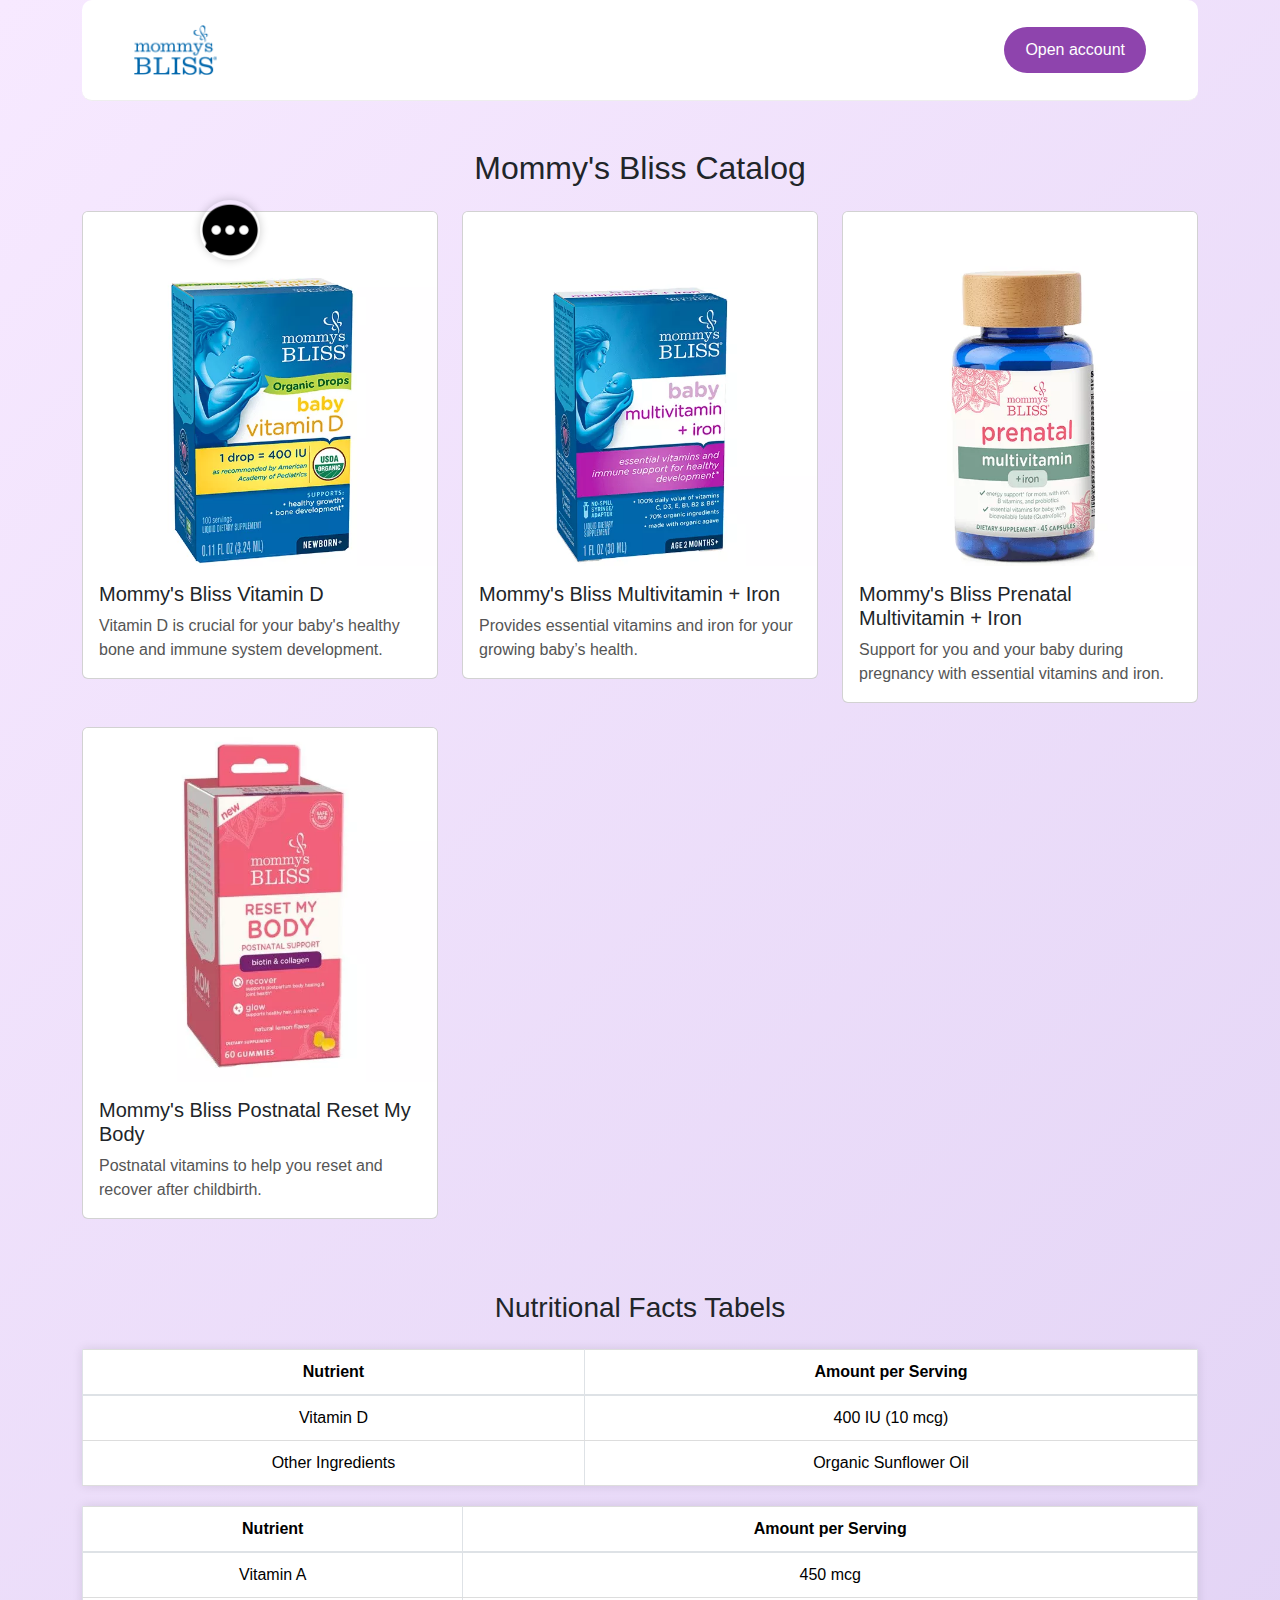
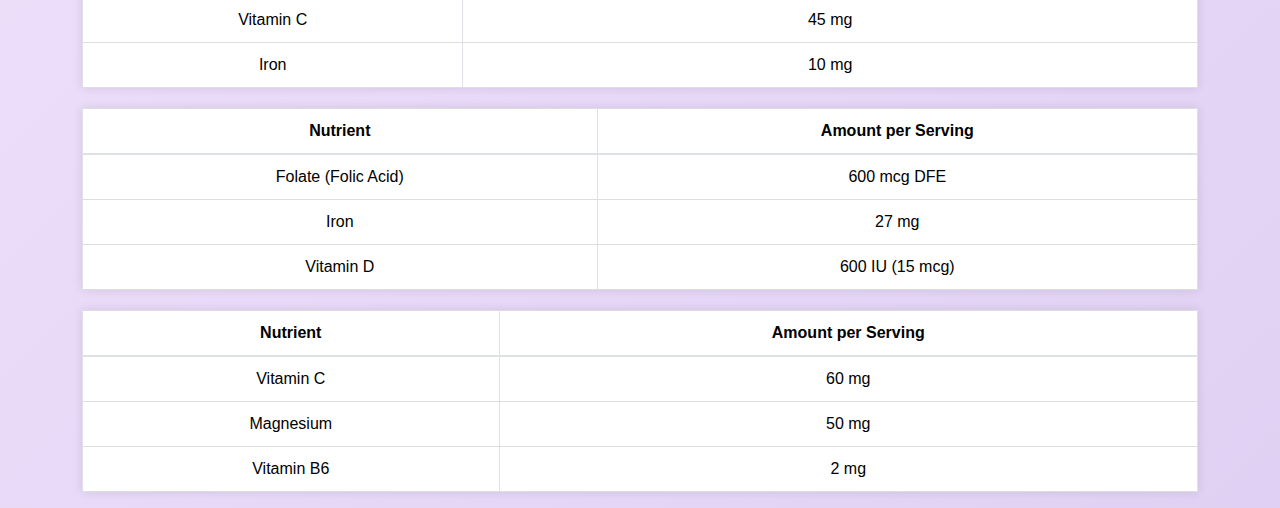
<file: products.html>
<!DOCTYPE html>
<html lang="en">
<head>
    <link rel="stylesheet" href="https://stackpath.bootstrapcdn.com/bootstrap/4.5.2/css/bootstrap.min.css">
    <title>Mommy's Bliss Products</title>
    <link href="https://cdn.jsdelivr.net/npm/bootstrap@5.3.0/dist/css/bootstrap.min.css" rel="stylesheet">
    
    <style>
      /* Hover effect on images */
      .card-img-top {
        transition: transform 0.3s ease;
      }
  
      .card:hover .card-img-top {
        transform: scale(1.1);
      }
  
      /* Nutritional facts table styling */
      .nutrition-table {
        margin-top: 20px;
        border: 1px solid #ddd;
        box-shadow: 0 0 10px rgba(0, 0, 0, 0.1);
      }
  
      .nutrition-table th, .nutrition-table td {
        padding: 10px;
        text-align: center;
        border-bottom: 1px solid #ddd;
      }
  
      .nutrition-table thead {
        background-color: #f8f9fa;
      }

      body {
  background: linear-gradient(135deg, #f7e9ff, #e0d1f4);
  min-height: 100vh;
    }

    nav{
        border-radius: 10px;
    }
    .navbar {
        padding: 20px 40px;
        background-color: white;
        border-bottom: 1px solid #eee;
      }
      .navbar-brand img {
        height: 50px;
      }
      .navbar-nav .nav-link {
        font-weight: 500;
        color: #333;
        margin-right: 20px;
        transition: color 0.3s ease;
      }
      .navbar-nav .nav-link:hover {
        color: #8E44AD;
      }
      .navbar-nav .nav-link.active {
        font-weight: 700;
        color: #8E44AD;
      }
      .btn-account {
        background-color: #8E44AD;
        color: white;
        border-radius: 30px;
        padding: 10px 20px;
        font-weight: 500;
        transition: background-color 0.3s ease;
      }
      .btn-account:hover {
        background-color: #732d91;
      }
      /* Header section */
      .section {
        padding: 60px 0;
      }
      .section__header {
        color: #8E44AD;
        margin-bottom: 20px;
        font-weight: 700;
      }
      .section__description {
        font-weight: 600;
        margin-bottom: 15px;
      }
      p {
        color: #555;
      }
      /* Spacing */
      .mt-4 {
        margin-top: 2rem;
      }
      /* Media Queries */
      @media (max-width: 768px) {
        .navbar-nav .nav-link {
          margin-right: 10px;
        }
        .section__header {
          font-size: 2.2em;
        }
      }
   
      body {
  font-family: Arial, sans-serif;
  background: linear-gradient(135deg, #f7e9ff, #e0d1f4); /* Light soft purple gradient */
}

/* Chat icon styles */
.chat-icon {
  position: fixed;
  top: 200px;
  left: 200px;
  cursor: grab;
  z-index: 1000;
}

.chat-icon img {
  width: 60px;
  height: 60px;
  border-radius: 50%;
  box-shadow: 0px 0px 10px rgba(0, 0, 0, 0.2);
  transition: transform 0.3s;
}

.chat-icon img:hover {
  transform: scale(1.1); /* Enlarge on hover */
}

/* Chat form modal */
.chat-form {
  position: fixed;
  top: 300px;
  left: 300px;
  background-color: white;
  border-radius: 10px;
  box-shadow: 0px 0px 15px rgba(0, 0, 0, 0.2);
  padding: 20px;
  width: 300px;
 

  z-index: 999;
}

.chat-form h2 {
  margin-bottom: 15px;
}

.chat-form input,
.chat-form textarea {
  width: 100%;
  margin-bottom: 10px;
  padding: 10px;
  border: 1px solid #ddd;
  border-radius: 5px;
}

.chat-form button {
  background-color: #5a67d8;
  color: white;
  padding: 10px;
  border: none;
  border-radius: 5px;
  cursor: pointer;
}

.chat-form button:hover {
  background-color: #4c51bf;
}

.hidden {
  display: none;
}

    </style>
  </head>
  <body>
    <header class="header"> 
        <div class="container">
          <nav class="navbar navbar-expand-lg navbar-light bg-white">
            <div class="container-fluid">
              <a class="navbar-brand" href="./index.html">
                <img src="./img/mb-logo.png" alt="Mommy's Bliss Logo">
              </a>
              <button class="navbar-toggler" type="button" data-bs-toggle="collapse" data-bs-target="#navbarNav" aria-controls="navbarNav" aria-expanded="false" aria-label="Toggle navigation">
                <span class="navbar-toggler-icon"></span>
              </button>
              <div class="collapse navbar-collapse justify-content-center" id="navbarNav">
                <ul class="navbar-nav">
               
                  </li>
                </ul>
              </div>
              <a href="./login.html" class="btn btn-account">Open account</a>
            </div>
          </nav>
        </div>
      </header>
    <div class="container mt-5">
      <h2 class="text-center mb-4">Mommy's Bliss Catalog</h2>
  
      <!-- Product Cards -->
      <div class="row">
        <!-- Card 1 -->
        <div class="col-md-4 mb-4">
          <div class="card">
            <img src="img/vitamins-3.webp" class="card-img-top" alt="Mommy's Bliss Vitamin D">
            <div class="card-body">
              <h5 class="card-title">Mommy's Bliss Vitamin D</h5>
              <p class="card-text">Vitamin D is crucial for your baby's healthy bone and immune system development.</p>
            </div>
          </div>
        </div>
        <!-- Card 2 -->
        <div class="col-md-4 mb-4">
          <div class="card">
            <img src="img/vitamins-1.webp" class="card-img-top" alt="Mommy's Bliss Multivitamin + Iron">
            <div class="card-body">
              <h5 class="card-title">Mommy's Bliss Multivitamin + Iron</h5>
              <p class="card-text">Provides essential vitamins and iron for your growing baby’s health.</p>
            </div>
          </div>
        </div>
        <!-- Card 3 -->
        <div class="col-md-4 mb-4">
          <div class="card">
            <img src="img/mom-2.webp" class="card-img-top" alt="Mommy's Bliss Prenatal Multivitamin + Iron">
            <div class="card-body">
              <h5 class="card-title">Mommy's Bliss Prenatal Multivitamin + Iron</h5>
              <p class="card-text">Support for you and your baby during pregnancy with essential vitamins and iron.</p>
            </div>
          </div>
        </div>
        <!-- Card 4 -->
        <div class="col-md-4 mb-4">
          <div class="card">
            <img  src="img/mom-1.jpg" class="card-img-top" alt="Mommy's Bliss Postnatal Reset My Body">
            <div class="card-body">
              <h5 class="card-title">Mommy's Bliss Postnatal Reset My Body</h5>
              <p class="card-text">Postnatal vitamins to help you reset and recover after childbirth.</p>
            </div>
          </div>
        </div>
      </div>
  
      <!-- Nutritional Facts Tables -->
      <div class="mt-5">
        <h3 class="text-center mb-4">Nutritional Facts Tabels</h3>
  
        <!-- Table for Mommy's Bliss Vitamin D -->
        <table class="table table-bordered nutrition-table">
          <thead>
            <tr>
              <th>Nutrient</th>
              <th>Amount per Serving</th>
            </tr>
          </thead>
          <tbody>
            <tr>
              <td>Vitamin D</td>
              <td>400 IU (10 mcg)</td>
            </tr>
            <tr>
              <td>Other Ingredients</td>
              <td>Organic Sunflower Oil</td>
            </tr>
          </tbody>
        </table>
  
        <!-- Table for Mommy's Bliss Multivitamin + Iron -->
        <table class="table table-bordered nutrition-table">
          <thead>
            <tr>
              <th>Nutrient</th>
              <th>Amount per Serving</th>
            </tr>
          </thead>
          <tbody>
            <tr>
              <td>Vitamin A</td>
              <td>450 mcg</td>
            </tr>
            <tr>
              <td>Vitamin C</td>
              <td>45 mg</td>
            </tr>
            <tr>
              <td>Iron</td>
              <td>10 mg</td>
            </tr>
          </tbody>
        </table>
  
        <!-- Table for Mommy's Bliss Prenatal Multivitamin + Iron -->
        <table class="table table-bordered nutrition-table">
          <thead>
            <tr>
              <th>Nutrient</th>
              <th>Amount per Serving</th>
            </tr>
          </thead>
          <tbody>
            <tr>
              <td>Folate (Folic Acid)</td>
              <td>600 mcg DFE</td>
            </tr>
            <tr>
              <td>Iron</td>
              <td>27 mg</td>
            </tr>
            <tr>
              <td>Vitamin D</td>
              <td>600 IU (15 mcg)</td>
            </tr>
          </tbody>
        </table>
  
        <!-- Table for Mommy's Bliss Postnatal Reset My Body -->
        <table class="table table-bordered nutrition-table">
          <thead>
            <tr>
              <th>Nutrient</th>
              <th>Amount per Serving</th>
            </tr>
          </thead>
          <tbody>
            <tr>
              <td>Vitamin C</td>
              <td>60 mg</td>
            </tr>
            <tr>
              <td>Magnesium</td>
              <td>50 mg</td>
            </tr>
            <tr>
              <td>Vitamin B6</td>
              <td>2 mg</td>
            </tr>
          </tbody>
        </table>
      </div>
    </div>

 
    
  <!-- Chat Icon -->
  <div id="chat-icon" class="chat-icon">
    <img src="img/chat-121.png" alt="Chat Icon">
  </div>

  <!-- Email Form Modal -->
  <div id="chat-form" class="chat-form hidden">
    <form id="email-form">
      <h2>Contact Us</h2>
      <label for="name">Name:</label>
      <input type="text" id="name" name="name" required>
      <label for="email">Email:</label>
      <input type="email" id="email" name="email" required>
      <label for="message">Message:</label>
      <textarea id="message" name="message" rows="5" required></textarea>
      <button type="submit">Send</button>
      <button type="button" id="close-form">Close</button>
    </form>
  </div>
  <script>
 document.addEventListener("DOMContentLoaded", function () {
    const chatIcon = document.getElementById('chat-icon');
    const chatForm = document.getElementById('chat-form');
    const closeFormBtn = document.getElementById('close-form');

    let isDragging = false;
    let offsetX = 0;
    let offsetY = 0;
    const dragThreshold = 10; // Minimum pixels to consider it a drag
    let startX, startY;

    // Open the chat form on icon click
    chatIcon.addEventListener('click', function (event) {
        if (!isDragging) {
            chatForm.classList.toggle('hidden');
            console.log('Chat form toggled'); // Debugging
        }
    });

    // Close the chat form on button click
    closeFormBtn.addEventListener('click', function () {
        chatForm.classList.add('hidden');
        console.log('Chat form closed'); // Debugging
    });

    // Drag-and-drop functionality
    chatIcon.addEventListener('mousedown', function (event) {
        isDragging = false; // Reset drag flag
        startX = event.clientX;
        startY = event.clientY;

        offsetX = event.clientX - chatIcon.getBoundingClientRect().left;
        offsetY = event.clientY - chatIcon.getBoundingClientRect().top;
        chatIcon.style.cursor = 'grabbing';

        document.addEventListener('mousemove', onMouseMove);
    });

    document.addEventListener('mouseup', function () {
        isDragging = false; // Reset drag flag
        chatIcon.style.cursor = 'grab';
        document.removeEventListener('mousemove', onMouseMove);
    });

    function onMouseMove(event) {
        if (Math.abs(event.clientX - startX) > dragThreshold || Math.abs(event.clientY - startY) > dragThreshold) {
            isDragging = true;
            chatIcon.style.left = event.clientX - offsetX + 'px';
            chatIcon.style.top = event.clientY - offsetY + 'px';
        }
    }

    // Form submission logic
    document.getElementById('email-form').addEventListener('submit', function (event) {
        event.preventDefault(); // Prevent form submission for now
        alert('Your message has been sent! We will get back to you soon.');
        chatForm.classList.add('hidden'); // Close the form after submission
    });
});

 
   </script>

  <script src="script.js"></script>
    <script src="https://cdn.jsdelivr.net/npm/bootstrap@5.3.0/dist/js/bootstrap.bundle.min.js"></script>
  </body>
  </html>
</file>
